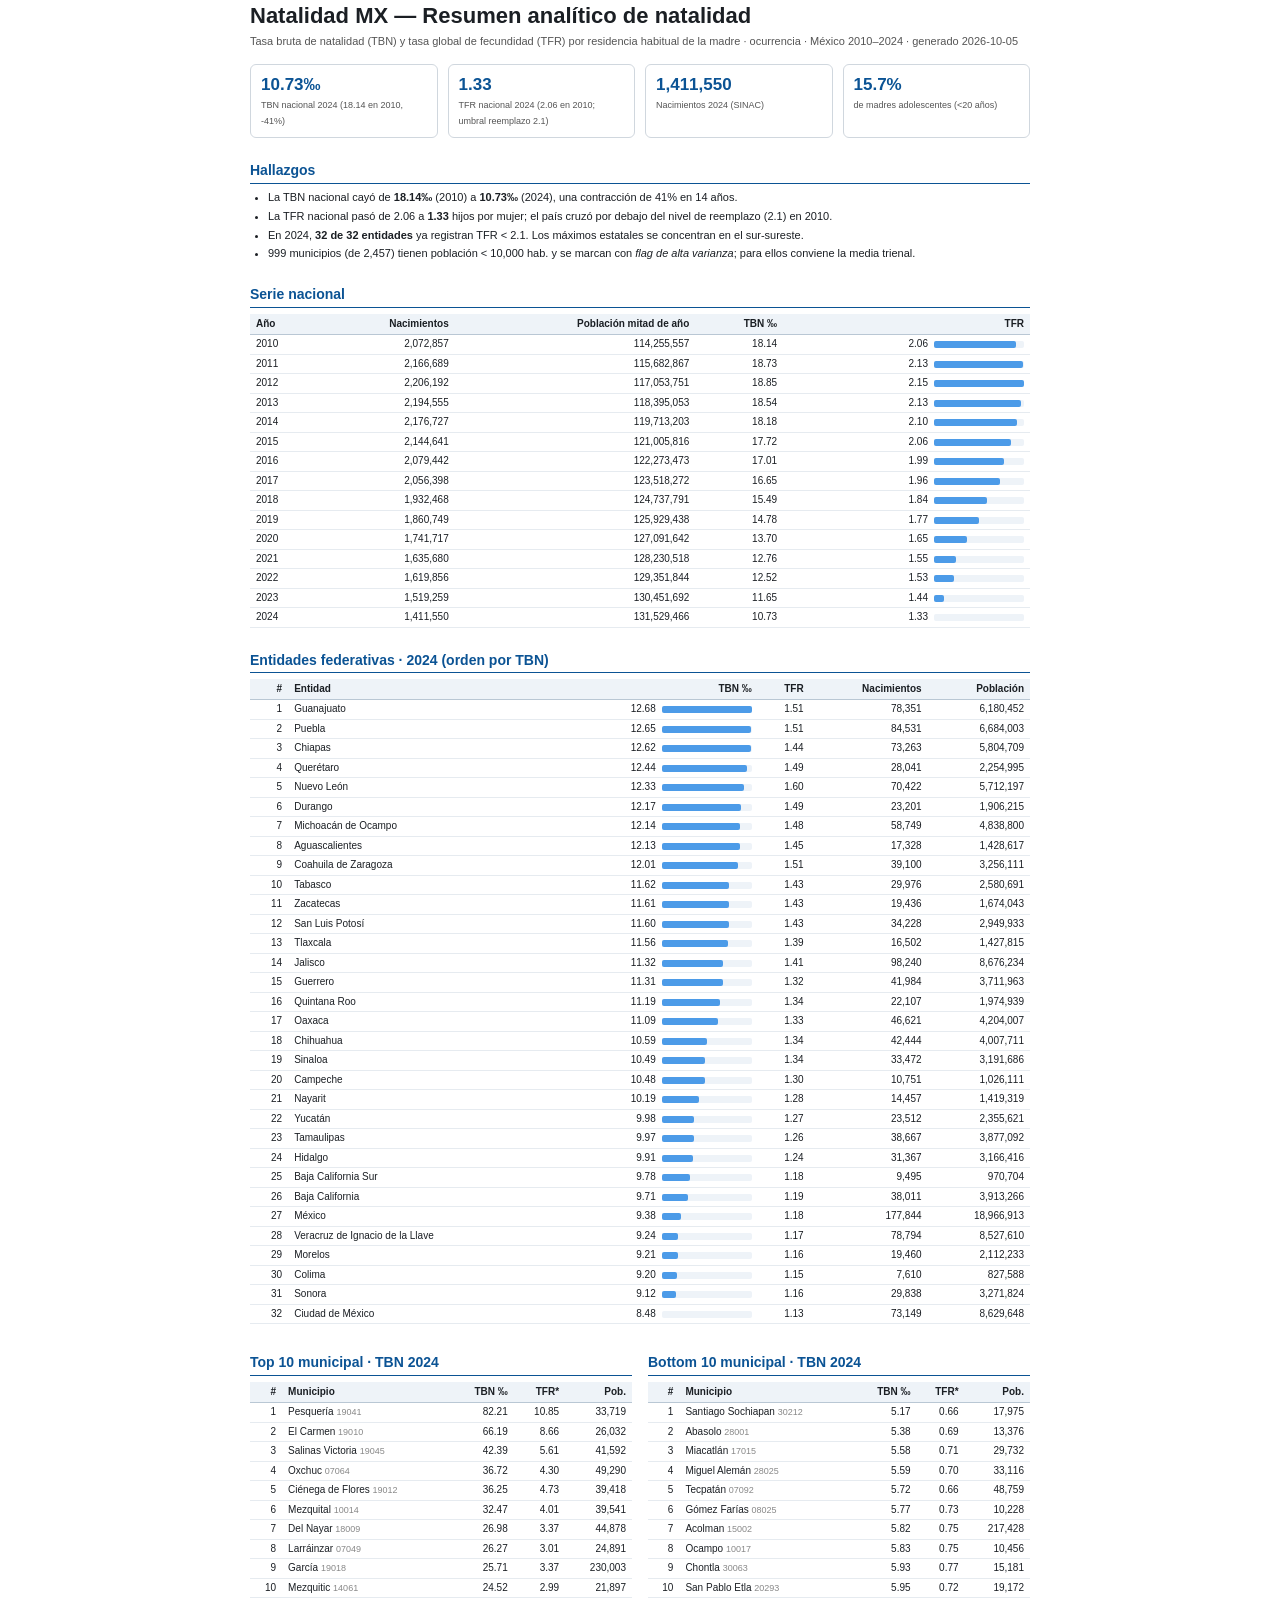
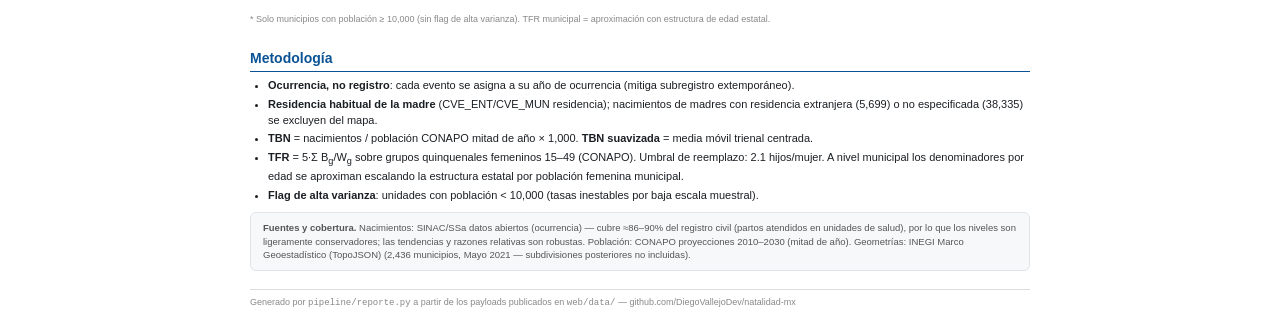
<file: docs/reporte_natalidad_mx.html>
<!doctype html>
<html lang="es"><head><meta charset="utf-8">
<title>Natalidad MX · Resumen analítico 2024</title>
<style>
  @page { margin: 16mm 14mm; }
  * { box-sizing: border-box; }
  body { font: 11px/1.45 "Helvetica Neue", Arial, sans-serif;
         color: #1b1f24; max-width: 780px; margin: 0 auto; }
  h1 { font-size: 22px; margin: 0 0 2px; }
  h2 { font-size: 14px; margin: 22px 0 6px; color: #0b5394;
       border-bottom: 1.5px solid #0b5394; padding-bottom: 2px;
       page-break-after: avoid; }
  .sub { color: #555; margin: 0 0 14px; }
  .kpi { display: flex; gap: 10px; margin: 10px 0 4px; }
  .kpi div { flex: 1; border: 1px solid #d0d7de; border-radius: 6px;
              padding: 8px 10px; }
  .kpi b { display: block; font-size: 17px; color: #0b5394; }
  .kpi span { font-size: 9px; color: #555; }
  table { width: 100%; border-collapse: collapse; margin: 6px 0;
           font-size: 10px; }
  th { text-align: left; background: #eef3f8; padding: 3px 6px;
       border-bottom: 1px solid #b9c7d4; }
  td { padding: 2px 6px; border-bottom: 1px solid #e6ebf0; }
  td.r, th.r { text-align: right; font-variant-numeric: tabular-nums; }
  .bar { display: inline-block; vertical-align: middle; margin-left: 6px;
          height: 7px; background: #eef3f8; width: 90px; border-radius: 2px; }
  .fill { display: block; height: 7px; border-radius: 2px; }
  .cv { color: #888; font-size: 9px; }
  .cols { display: flex; gap: 16px; }
  .cols > div { flex: 1; }
  ul { margin: 6px 0; padding-left: 18px; }
  li { margin: 3px 0; }
  .meta { font-size: 9.5px; color: #555; background: #f6f8fa;
           border: 1px solid #e0e5ea; border-radius: 6px;
           padding: 8px 12px; margin-top: 8px; }
  .foot { margin-top: 18px; font-size: 9px; color: #888;
           border-top: 1px solid #ddd; padding-top: 6px; }
  .pb { page-break-before: always; }
</style></head><body>

<h1>Natalidad MX — Resumen analítico de natalidad</h1>
<p class="sub">Tasa bruta de natalidad (TBN) y tasa global de fecundidad (TFR)
por residencia habitual de la madre · ocurrencia · México 2010–2024
· generado 2026-10-05</p>

<div class="kpi">
  <div><b>10.73‰</b><span>TBN nacional 2024
    (18.14 en 2010, -41%)</span></div>
  <div><b>1.33</b><span>TFR nacional 2024
    (2.06 en 2010; umbral reemplazo 2.1)</span></div>
  <div><b>1,411,550</b><span>Nacimientos 2024 (SINAC)</span></div>
  <div><b>15.7%</b><span>de madres adolescentes (&lt;20 años)</span></div>
</div>

<h2>Hallazgos</h2>
<ul>
  <li>La TBN nacional cayó de <b>18.14‰</b> (2010) a
      <b>10.73‰</b> (2024), una contracción de
      41% en 14 años.</li>
  <li>La TFR nacional pasó de 2.06 a <b>1.33</b> hijos por
      mujer; el país cruzó por debajo del nivel de reemplazo (2.1)
      en 2010.</li>
  <li>En 2024, <b>32 de 32 entidades</b> ya registran TFR
      &lt; 2.1. Los máximos estatales se concentran en el sur-sureste.</li>
  <li>999 municipios (de 2,457) tienen población &lt; 10,000
      hab. y se marcan con <i>flag de alta varianza</i>; para ellos conviene
      la media trienal.</li>
</ul>

<h2>Serie nacional</h2>
<table><tr><th>Año</th><th class="r">Nacimientos</th>
  <th class="r">Población mitad de año</th><th class="r">TBN ‰</th>
  <th class="r">TFR</th></tr><tr><td>2010</td><td class='r'>2,072,857</td><td class='r'>114,255,557</td><td class='r'>18.14</td><td class='r'>2.06<span class="bar"><span class="fill" style="width:82px;background:#4c9be8"></span></span></td></tr><tr><td>2011</td><td class='r'>2,166,689</td><td class='r'>115,682,867</td><td class='r'>18.73</td><td class='r'>2.13<span class="bar"><span class="fill" style="width:89px;background:#4c9be8"></span></span></td></tr><tr><td>2012</td><td class='r'>2,206,192</td><td class='r'>117,053,751</td><td class='r'>18.85</td><td class='r'>2.15<span class="bar"><span class="fill" style="width:90px;background:#4c9be8"></span></span></td></tr><tr><td>2013</td><td class='r'>2,194,555</td><td class='r'>118,395,053</td><td class='r'>18.54</td><td class='r'>2.13<span class="bar"><span class="fill" style="width:87px;background:#4c9be8"></span></span></td></tr><tr><td>2014</td><td class='r'>2,176,727</td><td class='r'>119,713,203</td><td class='r'>18.18</td><td class='r'>2.10<span class="bar"><span class="fill" style="width:83px;background:#4c9be8"></span></span></td></tr><tr><td>2015</td><td class='r'>2,144,641</td><td class='r'>121,005,816</td><td class='r'>17.72</td><td class='r'>2.06<span class="bar"><span class="fill" style="width:77px;background:#4c9be8"></span></span></td></tr><tr><td>2016</td><td class='r'>2,079,442</td><td class='r'>122,273,473</td><td class='r'>17.01</td><td class='r'>1.99<span class="bar"><span class="fill" style="width:70px;background:#4c9be8"></span></span></td></tr><tr><td>2017</td><td class='r'>2,056,398</td><td class='r'>123,518,272</td><td class='r'>16.65</td><td class='r'>1.96<span class="bar"><span class="fill" style="width:66px;background:#4c9be8"></span></span></td></tr><tr><td>2018</td><td class='r'>1,932,468</td><td class='r'>124,737,791</td><td class='r'>15.49</td><td class='r'>1.84<span class="bar"><span class="fill" style="width:53px;background:#4c9be8"></span></span></td></tr><tr><td>2019</td><td class='r'>1,860,749</td><td class='r'>125,929,438</td><td class='r'>14.78</td><td class='r'>1.77<span class="bar"><span class="fill" style="width:45px;background:#4c9be8"></span></span></td></tr><tr><td>2020</td><td class='r'>1,741,717</td><td class='r'>127,091,642</td><td class='r'>13.70</td><td class='r'>1.65<span class="bar"><span class="fill" style="width:33px;background:#4c9be8"></span></span></td></tr><tr><td>2021</td><td class='r'>1,635,680</td><td class='r'>128,230,518</td><td class='r'>12.76</td><td class='r'>1.55<span class="bar"><span class="fill" style="width:22px;background:#4c9be8"></span></span></td></tr><tr><td>2022</td><td class='r'>1,619,856</td><td class='r'>129,351,844</td><td class='r'>12.52</td><td class='r'>1.53<span class="bar"><span class="fill" style="width:20px;background:#4c9be8"></span></span></td></tr><tr><td>2023</td><td class='r'>1,519,259</td><td class='r'>130,451,692</td><td class='r'>11.65</td><td class='r'>1.44<span class="bar"><span class="fill" style="width:10px;background:#4c9be8"></span></span></td></tr><tr><td>2024</td><td class='r'>1,411,550</td><td class='r'>131,529,466</td><td class='r'>10.73</td><td class='r'>1.33<span class="bar"><span class="fill" style="width:0px;background:#4c9be8"></span></span></td></tr></table>

<h2 class="pb">Entidades federativas · 2024 (orden por TBN)</h2>
<table><tr><th class="r">#</th><th>Entidad</th><th class="r">TBN ‰</th>
  <th class="r">TFR</th><th class="r">Nacimientos</th>
  <th class="r">Población</th></tr><tr><td class='r'>1</td><td>Guanajuato</td><td class='r'>12.68<span class="bar"><span class="fill" style="width:90px;background:#4c9be8"></span></span></td><td class='r'>1.51</td><td class='r'>78,351</td><td class='r'>6,180,452</td></tr><tr><td class='r'>2</td><td>Puebla</td><td class='r'>12.65<span class="bar"><span class="fill" style="width:89px;background:#4c9be8"></span></span></td><td class='r'>1.51</td><td class='r'>84,531</td><td class='r'>6,684,003</td></tr><tr><td class='r'>3</td><td>Chiapas</td><td class='r'>12.62<span class="bar"><span class="fill" style="width:89px;background:#4c9be8"></span></span></td><td class='r'>1.44</td><td class='r'>73,263</td><td class='r'>5,804,709</td></tr><tr><td class='r'>4</td><td>Querétaro</td><td class='r'>12.44<span class="bar"><span class="fill" style="width:85px;background:#4c9be8"></span></span></td><td class='r'>1.49</td><td class='r'>28,041</td><td class='r'>2,254,995</td></tr><tr><td class='r'>5</td><td>Nuevo León</td><td class='r'>12.33<span class="bar"><span class="fill" style="width:82px;background:#4c9be8"></span></span></td><td class='r'>1.60</td><td class='r'>70,422</td><td class='r'>5,712,197</td></tr><tr><td class='r'>6</td><td>Durango</td><td class='r'>12.17<span class="bar"><span class="fill" style="width:79px;background:#4c9be8"></span></span></td><td class='r'>1.49</td><td class='r'>23,201</td><td class='r'>1,906,215</td></tr><tr><td class='r'>7</td><td>Michoacán de Ocampo</td><td class='r'>12.14<span class="bar"><span class="fill" style="width:78px;background:#4c9be8"></span></span></td><td class='r'>1.48</td><td class='r'>58,749</td><td class='r'>4,838,800</td></tr><tr><td class='r'>8</td><td>Aguascalientes</td><td class='r'>12.13<span class="bar"><span class="fill" style="width:78px;background:#4c9be8"></span></span></td><td class='r'>1.45</td><td class='r'>17,328</td><td class='r'>1,428,617</td></tr><tr><td class='r'>9</td><td>Coahuila de Zaragoza</td><td class='r'>12.01<span class="bar"><span class="fill" style="width:76px;background:#4c9be8"></span></span></td><td class='r'>1.51</td><td class='r'>39,100</td><td class='r'>3,256,111</td></tr><tr><td class='r'>10</td><td>Tabasco</td><td class='r'>11.62<span class="bar"><span class="fill" style="width:67px;background:#4c9be8"></span></span></td><td class='r'>1.43</td><td class='r'>29,976</td><td class='r'>2,580,691</td></tr><tr><td class='r'>11</td><td>Zacatecas</td><td class='r'>11.61<span class="bar"><span class="fill" style="width:67px;background:#4c9be8"></span></span></td><td class='r'>1.43</td><td class='r'>19,436</td><td class='r'>1,674,043</td></tr><tr><td class='r'>12</td><td>San Luis Potosí</td><td class='r'>11.60<span class="bar"><span class="fill" style="width:67px;background:#4c9be8"></span></span></td><td class='r'>1.43</td><td class='r'>34,228</td><td class='r'>2,949,933</td></tr><tr><td class='r'>13</td><td>Tlaxcala</td><td class='r'>11.56<span class="bar"><span class="fill" style="width:66px;background:#4c9be8"></span></span></td><td class='r'>1.39</td><td class='r'>16,502</td><td class='r'>1,427,815</td></tr><tr><td class='r'>14</td><td>Jalisco</td><td class='r'>11.32<span class="bar"><span class="fill" style="width:61px;background:#4c9be8"></span></span></td><td class='r'>1.41</td><td class='r'>98,240</td><td class='r'>8,676,234</td></tr><tr><td class='r'>15</td><td>Guerrero</td><td class='r'>11.31<span class="bar"><span class="fill" style="width:61px;background:#4c9be8"></span></span></td><td class='r'>1.32</td><td class='r'>41,984</td><td class='r'>3,711,963</td></tr><tr><td class='r'>16</td><td>Quintana Roo</td><td class='r'>11.19<span class="bar"><span class="fill" style="width:58px;background:#4c9be8"></span></span></td><td class='r'>1.34</td><td class='r'>22,107</td><td class='r'>1,974,939</td></tr><tr><td class='r'>17</td><td>Oaxaca</td><td class='r'>11.09<span class="bar"><span class="fill" style="width:56px;background:#4c9be8"></span></span></td><td class='r'>1.33</td><td class='r'>46,621</td><td class='r'>4,204,007</td></tr><tr><td class='r'>18</td><td>Chihuahua</td><td class='r'>10.59<span class="bar"><span class="fill" style="width:45px;background:#4c9be8"></span></span></td><td class='r'>1.34</td><td class='r'>42,444</td><td class='r'>4,007,711</td></tr><tr><td class='r'>19</td><td>Sinaloa</td><td class='r'>10.49<span class="bar"><span class="fill" style="width:43px;background:#4c9be8"></span></span></td><td class='r'>1.34</td><td class='r'>33,472</td><td class='r'>3,191,686</td></tr><tr><td class='r'>20</td><td>Campeche</td><td class='r'>10.48<span class="bar"><span class="fill" style="width:43px;background:#4c9be8"></span></span></td><td class='r'>1.30</td><td class='r'>10,751</td><td class='r'>1,026,111</td></tr><tr><td class='r'>21</td><td>Nayarit</td><td class='r'>10.19<span class="bar"><span class="fill" style="width:37px;background:#4c9be8"></span></span></td><td class='r'>1.28</td><td class='r'>14,457</td><td class='r'>1,419,319</td></tr><tr><td class='r'>22</td><td>Yucatán</td><td class='r'>9.98<span class="bar"><span class="fill" style="width:32px;background:#4c9be8"></span></span></td><td class='r'>1.27</td><td class='r'>23,512</td><td class='r'>2,355,621</td></tr><tr><td class='r'>23</td><td>Tamaulipas</td><td class='r'>9.97<span class="bar"><span class="fill" style="width:32px;background:#4c9be8"></span></span></td><td class='r'>1.26</td><td class='r'>38,667</td><td class='r'>3,877,092</td></tr><tr><td class='r'>24</td><td>Hidalgo</td><td class='r'>9.91<span class="bar"><span class="fill" style="width:31px;background:#4c9be8"></span></span></td><td class='r'>1.24</td><td class='r'>31,367</td><td class='r'>3,166,416</td></tr><tr><td class='r'>25</td><td>Baja California Sur</td><td class='r'>9.78<span class="bar"><span class="fill" style="width:28px;background:#4c9be8"></span></span></td><td class='r'>1.18</td><td class='r'>9,495</td><td class='r'>970,704</td></tr><tr><td class='r'>26</td><td>Baja California</td><td class='r'>9.71<span class="bar"><span class="fill" style="width:26px;background:#4c9be8"></span></span></td><td class='r'>1.19</td><td class='r'>38,011</td><td class='r'>3,913,266</td></tr><tr><td class='r'>27</td><td>México</td><td class='r'>9.38<span class="bar"><span class="fill" style="width:19px;background:#4c9be8"></span></span></td><td class='r'>1.18</td><td class='r'>177,844</td><td class='r'>18,966,913</td></tr><tr><td class='r'>28</td><td>Veracruz de Ignacio de la Llave</td><td class='r'>9.24<span class="bar"><span class="fill" style="width:16px;background:#4c9be8"></span></span></td><td class='r'>1.17</td><td class='r'>78,794</td><td class='r'>8,527,610</td></tr><tr><td class='r'>29</td><td>Morelos</td><td class='r'>9.21<span class="bar"><span class="fill" style="width:16px;background:#4c9be8"></span></span></td><td class='r'>1.16</td><td class='r'>19,460</td><td class='r'>2,112,233</td></tr><tr><td class='r'>30</td><td>Colima</td><td class='r'>9.20<span class="bar"><span class="fill" style="width:15px;background:#4c9be8"></span></span></td><td class='r'>1.15</td><td class='r'>7,610</td><td class='r'>827,588</td></tr><tr><td class='r'>31</td><td>Sonora</td><td class='r'>9.12<span class="bar"><span class="fill" style="width:14px;background:#4c9be8"></span></span></td><td class='r'>1.16</td><td class='r'>29,838</td><td class='r'>3,271,824</td></tr><tr><td class='r'>32</td><td>Ciudad de México</td><td class='r'>8.48<span class="bar"><span class="fill" style="width:0px;background:#4c9be8"></span></span></td><td class='r'>1.13</td><td class='r'>73,149</td><td class='r'>8,629,648</td></tr></table>

<div class="cols pb">
  <div><h2>Top 10 municipal · TBN 2024</h2>
    <table><tr><th class="r">#</th><th>Municipio</th><th class="r">TBN ‰</th>
      <th class="r">TFR*</th><th class="r">Pob.</th></tr>
      <tr><td class='r'>1</td><td>Pesquería <span class='cv'>19041</span></td><td class='r'>82.21</td><td class='r'>10.85</td><td class='r'>33,719</td></tr><tr><td class='r'>2</td><td>El Carmen <span class='cv'>19010</span></td><td class='r'>66.19</td><td class='r'>8.66</td><td class='r'>26,032</td></tr><tr><td class='r'>3</td><td>Salinas Victoria <span class='cv'>19045</span></td><td class='r'>42.39</td><td class='r'>5.61</td><td class='r'>41,592</td></tr><tr><td class='r'>4</td><td>Oxchuc <span class='cv'>07064</span></td><td class='r'>36.72</td><td class='r'>4.30</td><td class='r'>49,290</td></tr><tr><td class='r'>5</td><td>Ciénega de Flores <span class='cv'>19012</span></td><td class='r'>36.25</td><td class='r'>4.73</td><td class='r'>39,418</td></tr><tr><td class='r'>6</td><td>Mezquital <span class='cv'>10014</span></td><td class='r'>32.47</td><td class='r'>4.01</td><td class='r'>39,541</td></tr><tr><td class='r'>7</td><td>Del Nayar <span class='cv'>18009</span></td><td class='r'>26.98</td><td class='r'>3.37</td><td class='r'>44,878</td></tr><tr><td class='r'>8</td><td>Larráinzar <span class='cv'>07049</span></td><td class='r'>26.27</td><td class='r'>3.01</td><td class='r'>24,891</td></tr><tr><td class='r'>9</td><td>García <span class='cv'>19018</span></td><td class='r'>25.71</td><td class='r'>3.37</td><td class='r'>230,003</td></tr><tr><td class='r'>10</td><td>Mezquitic <span class='cv'>14061</span></td><td class='r'>24.52</td><td class='r'>2.99</td><td class='r'>21,897</td></tr></table></div>
  <div><h2>Bottom 10 municipal · TBN 2024</h2>
    <table><tr><th class="r">#</th><th>Municipio</th><th class="r">TBN ‰</th>
      <th class="r">TFR*</th><th class="r">Pob.</th></tr>
      <tr><td class='r'>1</td><td>Santiago Sochiapan <span class='cv'>30212</span></td><td class='r'>5.17</td><td class='r'>0.66</td><td class='r'>17,975</td></tr><tr><td class='r'>2</td><td>Abasolo <span class='cv'>28001</span></td><td class='r'>5.38</td><td class='r'>0.69</td><td class='r'>13,376</td></tr><tr><td class='r'>3</td><td>Miacatlán <span class='cv'>17015</span></td><td class='r'>5.58</td><td class='r'>0.71</td><td class='r'>29,732</td></tr><tr><td class='r'>4</td><td>Miguel Alemán <span class='cv'>28025</span></td><td class='r'>5.59</td><td class='r'>0.70</td><td class='r'>33,116</td></tr><tr><td class='r'>5</td><td>Tecpatán <span class='cv'>07092</span></td><td class='r'>5.72</td><td class='r'>0.66</td><td class='r'>48,759</td></tr><tr><td class='r'>6</td><td>Gómez Farías <span class='cv'>08025</span></td><td class='r'>5.77</td><td class='r'>0.73</td><td class='r'>10,228</td></tr><tr><td class='r'>7</td><td>Acolman <span class='cv'>15002</span></td><td class='r'>5.82</td><td class='r'>0.75</td><td class='r'>217,428</td></tr><tr><td class='r'>8</td><td>Ocampo <span class='cv'>10017</span></td><td class='r'>5.83</td><td class='r'>0.75</td><td class='r'>10,456</td></tr><tr><td class='r'>9</td><td>Chontla <span class='cv'>30063</span></td><td class='r'>5.93</td><td class='r'>0.77</td><td class='r'>15,181</td></tr><tr><td class='r'>10</td><td>San Pablo Etla <span class='cv'>20293</span></td><td class='r'>5.95</td><td class='r'>0.72</td><td class='r'>19,172</td></tr></table></div>
</div>
<p class="cv">* Solo municipios con población ≥ 10,000 (sin flag de alta
varianza). TFR municipal = aproximación con estructura de edad estatal.</p>

<h2>Metodología</h2>
<ul>
  <li><b>Ocurrencia, no registro</b>: cada evento se asigna a su año de
      ocurrencia (mitiga subregistro extemporáneo).</li>
  <li><b>Residencia habitual de la madre</b> (CVE_ENT/CVE_MUN residencia);
      nacimientos de madres con residencia extranjera
      (5,699) o no especificada
      (38,335) se excluyen del mapa.</li>
  <li><b>TBN</b> = nacimientos / población CONAPO mitad de año × 1,000.
      <b>TBN suavizada</b> = media móvil trienal centrada.</li>
  <li><b>TFR</b> = 5·Σ B<sub>g</sub>/W<sub>g</sub> sobre grupos quinquenales
      femeninos 15–49 (CONAPO). Umbral de reemplazo: 2.1 hijos/mujer.
      A nivel municipal los denominadores por edad se aproximan escalando la
      estructura estatal por población femenina municipal.</li>
  <li><b>Flag de alta varianza</b>: unidades con población &lt; 10,000
      (tasas inestables por baja escala muestral).</li>
</ul>

<div class="meta"><b>Fuentes y cobertura.</b>
Nacimientos: SINAC/SSa datos abiertos (ocurrencia) —
cubre ≈86–90% del registro civil (partos atendidos en unidades de salud),
por lo que los niveles son ligeramente conservadores; las tendencias y
razones relativas son robustas.
Población: CONAPO proyecciones 2010–2030 (mitad de año).
Geometrías: INEGI Marco Geoestadístico (TopoJSON) (2,436 municipios,
Mayo 2021 — subdivisiones posteriores no incluidas).</div>

<p class="foot">Generado por <code>pipeline/reporte.py</code> a partir de los
payloads publicados en <code>web/data/</code> —
github.com/DiegoVallejoDev/natalidad-mx</p>
</body></html>
</file>
